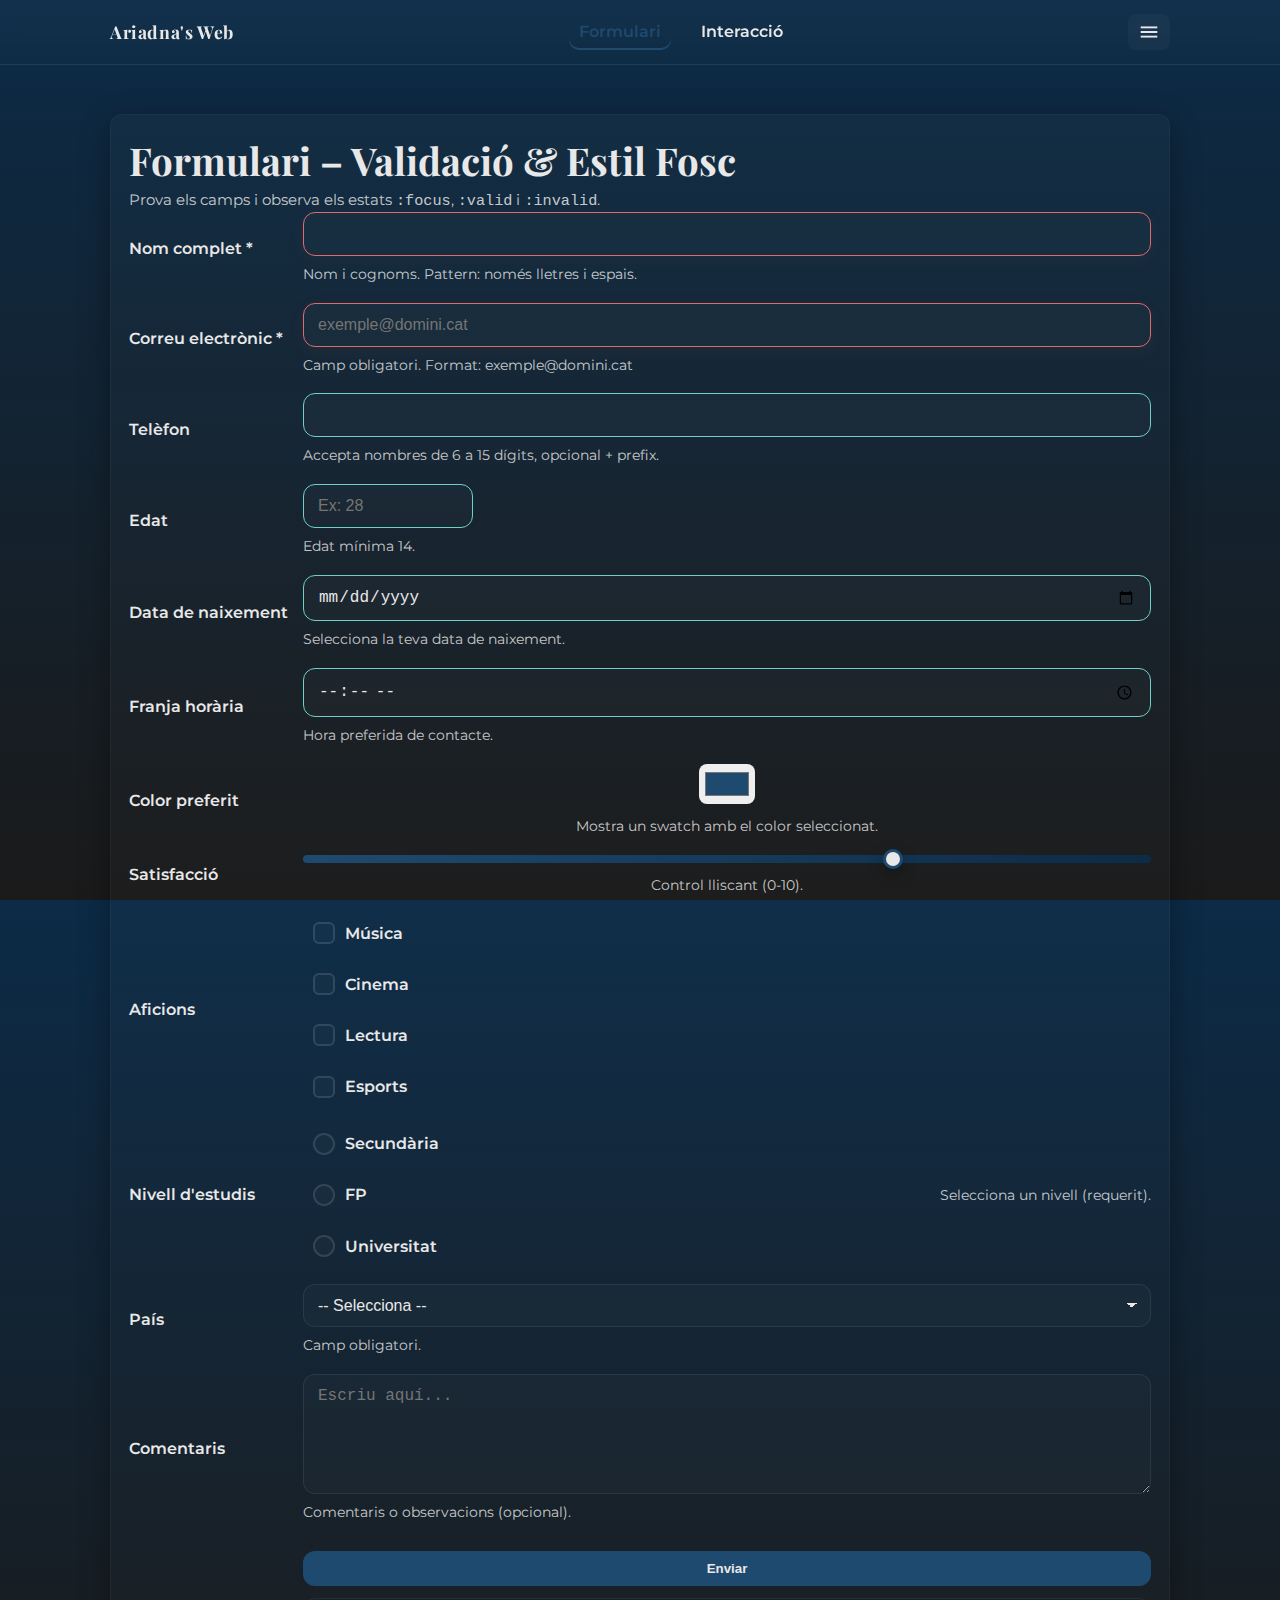
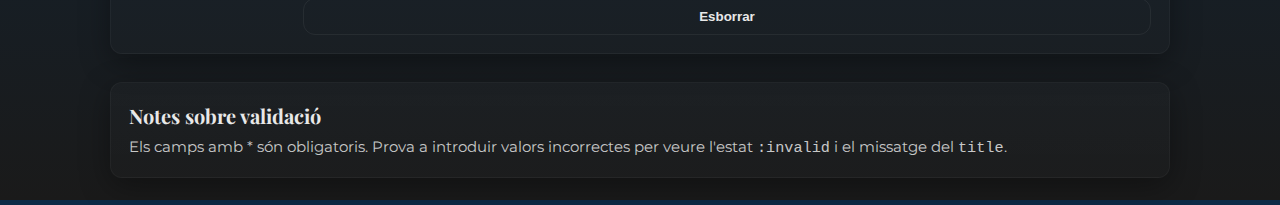
<file: index.html>
<!doctype html>
<html lang="ca">
<head>
    <meta charset="utf-8" />
    <meta name="viewport" content="width=device-width,initial-scale=1" />
    <title>Formulari</title>

    <link rel="preconnect" href="https://fonts.googleapis.com">
    <link rel="preconnect" href="https://fonts.gstatic.com" crossorigin>
    <link href="https://fonts.googleapis.com/css2?family=Montserrat:wght@300;400;600;700&display=swap" rel="stylesheet">
    <link href="https://fonts.googleapis.com/css2?family=Material+Icons+Outlined" rel="stylesheet">

    <link rel="stylesheet" href="estils.css">
</head>
<body>

    <header>
        <div class="navbar">
            <a class="brand" href="index.html">Ariadna's Web</a> 

            <nav class="main-nav" aria-label="Principal">
                <a href="index.html" class="active">Formulari</a>
                <a href="interaccio.html">Interacció</a>
            </nav>

            <input id="menu-toggle" class="menu-toggle" type="checkbox" aria-hidden="true">
            <label for="menu-toggle" class="hamburger" aria-hidden="true">
                <span class="material-icons-outlined" style="font-size:22px;color:var(--blanco)">menu</span>
            </label>

        </div>

        <div class="mobile-menu">
            <a href="index.html">Formulari</a>
            <a href="interaccio.html">Interacció</a>
        </div>
    </header>

    <main class="container">
        <section class="card">
            <h1 class="h1">Formulari – Validació & Estil Fosc</h1>
            <p class="muted">Prova els camps i observa els estats <code>:focus</code>, <code>:valid</code> i <code>:invalid</code>.</p>

            <form novalidate>
                <div class="row">
                    <label for="fullname">Nom complet *</label>
                    <div class="control">
                        <input id="fullname" name="fullname" type="text" required
                                pattern="^[A-Za-zÀ-ÖØ-öø-ÿ\s]{2,60}$"
                                title="Introdueix el teu nom i cognoms (només lletres i espais, 2-60 caràcters)">
                        <div class="helper">Nom i cognoms. Pattern: només lletres i espais.</div>
                    </div>
                </div>

                <div class="row">
                    <label for="email">Correu electrònic *</label>
                    <div class="control">
                        <input id="email" name="email" type="email" required placeholder="exemple@domini.cat">
                        <div class="helper">Camp obligatori. Format: exemple@domini.cat</div>
                    </div>
                </div>

                <div class="row">
                    <label for="phone">Telèfon</label>
                    <div class="control">
                        <input id="phone" name="phone" type="tel"
                                pattern="^\+?\d{6,15}$"
                                title="Introdueix un telèfon vàlid. Format: +34600111222 or 600111222">
                        <div class="helper">Accepta nombres de 6 a 15 dígits, opcional + prefix.</div>
                    </div>
                </div>

                <div class="row">
                    <label for="age">Edat</label>
                    <div class="control">
                        <input id="age" name="age" type="number" min="14" max="120" step="1" placeholder="Ex: 28">
                        <div class="helper">Edat mínima 14.</div>
                    </div>
                </div>

                <div class="row">
                    <label for="bday">Data de naixement</label>
                    <div class="control">
                        <input id="bday" name="bday" type="date">
                        <div class="helper">Selecciona la teva data de naixement.</div>
                    </div>
                </div>

                <div class="row">
                    <label for="hora">Franja horària</label>
                    <div class="control">
                        <input id="hora" name="hora" type="time">
                        <div class="helper">Hora preferida de contacte.</div>
                    </div>
                </div>

                <div class="row">
                    <label for="color">Color preferit</label>
                    <div class="control color-wrap">
                        <input id="color" name="color" type="color" value="#1F4A6F">
                        <div class="helper">Mostra un swatch amb el color seleccionat.</div>
                    </div>
                </div>

                <div class="row">
                    <label for="satisfaction">Satisfacció</label>
                    <div class="control range-wrap">
                        <input id="satisfaction" name="satisfaction" type="range" min="0" max="10" value="7">
                        <div class="helper">Control lliscant (0-10).</div>
                    </div>
                </div>

                <div class="row">
                    <label>Aficions</label>
                    <div class="control checkbox-group">
                        <div>
                            <input id="af1" class="checkbox" type="checkbox" name="hobby" value="music">
                            <label for="af1" class="check-label"><span class="box"></span> Música</label>
                        </div>

                        <div>
                            <input id="af2" class="checkbox" type="checkbox" name="hobby" value="cine">
                            <label for="af2" class="check-label"><span class="box"></span> Cinema</label>
                        </div>

                        <div>
                            <input id="af3" class="checkbox" type="checkbox" name="hobby" value="lectura">
                            <label for="af3" class="check-label"><span class="box"></span> Lectura</label>
                        </div>

                        <div>
                            <input id="af4" class="checkbox" type="checkbox" name="hobby" value="esports">
                            <label for="af4" class="check-label"><span class="box"></span> Esports</label>
                        </div>
                    </div>
                </div>

                <div class="row">
                    <label>Nivell d'estudis</label>
                    <div class="control radio-group">
                        <div>
                            <input id="r1" class="radio" type="radio" name="nivel" value="secundaria" required>
                            <label for="r1" class="radio-label"><span class="dot"></span> Secundària</label>
                        </div>

                        <div>
                            <input id="r2" class="radio" type="radio" name="nivel" value="fp">
                            <label for="r2" class="radio-label"><span class="dot"></span> FP</label>
                        </div>

                        <div>
                            <input id="r3" class="radio" type="radio" name="nivel" value="universitat">
                            <label for="r3" class="radio-label"><span class="dot"></span> Universitat</label>
                        </div>
                    </div>
                    <div class="helper">Selecciona un nivell (requerit).</div>
                </div>

                <div class="row">
                    <label for="pais">País</label>
                    <div class="control">
                        <select id="pais" name="pais" required>
                            <option value="">-- Selecciona --</option>
                            <option value="es">Espanya</option>
                            <option value="fr">França</option>
                            <option value="uk">Regne Unit</option>
                            <option value="other">Altres</option>
                        </select>
                        <div class="helper">Camp obligatori.</div>
                    </div>
                </div>

                <div class="row">
                    <label for="coment">Comentaris</label>
                    <div class="control">
                        <textarea id="coment" name="coment" placeholder="Escriu aquí..."></textarea>
                        <div class="helper">Comentaris o observacions (opcional).</div>
                    </div>
                </div>

                <div class="row">
                    <label></label>
                    <div class="control btn-row">
                        <input type="submit" value="Enviar">
                        <input type="reset" value="Esborrar">
                    </div>
                </div>

            </form>
        </section>

        <section class="card">
            <h2 class="h2">Notes sobre validació</h2>
            <p class="muted">Els camps amb * són obligatoris. Prova a introduir valors incorrectes per veure l'estat <code>:invalid</code> i el missatge del <code>title</code>.</p>
        </section>
    </main>

</body>
</html>
</file>
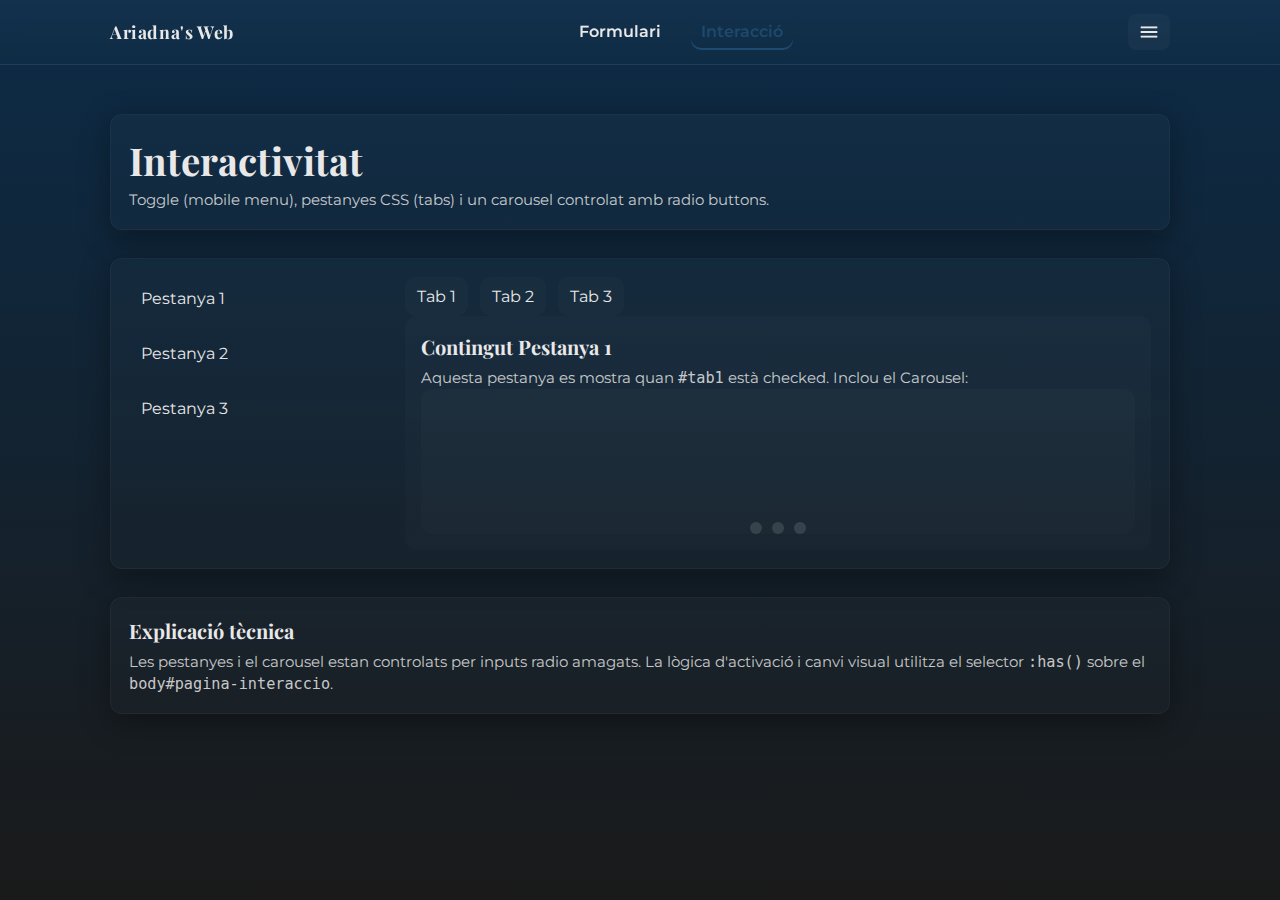
<file: interaccio.html>
<!doctype html>
<html lang="ca">
<head>
    <meta charset="utf-8" />
    <meta name="viewport" content="width=device-width,initial-scale=1" />
    <title>Interacció</title>

    <link rel="preconnect" href="https://fonts.googleapis.com">
    <link rel="preconnect" href="https://fonts.gstatic.com" crossorigin>
    <link href="https://fonts.googleapis.com/css2?family=Montserrat:wght@300;400;600;700&display=swap" rel="stylesheet">
    <link href="https://fonts.googleapis.com/css2?family=Material+Icons+Outlined" rel="stylesheet">

    <link rel="stylesheet" href="estils.css">
</head>
<body id="pagina-interaccio">

    <header>
        <div class="navbar">
            <a class="brand" href="index.html">Ariadna's Web</a>

            <nav class="main-nav" aria-label="Principal">
                <a href="index.html">Formulari</a>
                <a href="interaccio.html" class="active">Interacció</a>
            </nav>

            <input id="menu-toggle" class="menu-toggle" type="checkbox" aria-hidden="true">
            <label for="menu-toggle" class="hamburger" aria-hidden="true">
                <span class="material-icons-outlined" style="font-size:22px;color:var(--blanco)">menu</span>
            </label>
        </div>

        <div class="mobile-menu">
            <a href="index.html">Formulari</a>
            <a href="interaccio.html">Interacció</a>
        </div>
    </header>

    <main class="container">

        <section class="card">
            <h1 class="h1">Interactivitat</h1>
            <p class="muted">Toggle (mobile menu), pestanyes CSS (tabs) i un carousel controlat amb radio buttons.</p>
        </section>

        <section class="card inter-wrap">

            <aside class="side-menu" aria-hidden="false">
                <label for="tab1" class="side-item">Pestanya 1</label>
                <label for="tab2" class="side-item">Pestanya 2</label>
                <label for="tab3" class="side-item">Pestanya 3</label>
            </aside>

            <div style="flex:1; display:flex; flex-direction:column; gap:18px;">

                <div>
                    <input id="tab1" type="radio" name="tabs" checked class="checkbox" />
                    <input id="tab2" type="radio" name="tabs" class="checkbox" />
                    <input id="tab3" type="radio" name="tabs" class="checkbox" />

                    <div class="tabs" role="tablist" aria-label="Pestanyes">
                        <label for="tab1">Tab 1</label>
                        <label for="tab2">Tab 2</label>
                        <label for="tab3">Tab 3</label>
                    </div>

                    <div class="tab-content content-1">
                        <h3 class="h2">Contingut Pestanya 1</h3>
                        <p class="muted">Aquesta pestanya es mostra quan <code>#tab1</code> està checked. Inclou el Carousel:</p>

                        <div class="carousel">
                            <input id="c1" class="checkbox" type="radio" name="carousel" checked>
                            <input id="c2" class="checkbox" type="radio" name="carousel">
                            <input id="c3" class="checkbox" type="radio" name="carousel">

                            <div class="carousel-track">
                                <div class="slide">
                                    <div style="text-align:center;">
                                        <h3>Slide 1</h3>
                                        <p class="muted">Contingut del primer slide.</p>
                                    </div>
                                </div>

                                <div class="slide">
                                    <div style="text-align:center;">
                                        <h3>Slide 2</h3>
                                        <p class="muted">Contingut del segon slide.</p>
                                    </div>
                                </div>

                                <div class="slide">
                                    <div style="text-align:center;">
                                        <h3>Slide 3</h3>
                                        <p class="muted">Contingut del tercer slide.</p>
                                    </div>
                                </div>
                            </div>

                            <div class="carousel-indicators" aria-hidden="false">
                                <label for="c1"></label>
                                <label for="c2"></label>
                                <label for="c3"></label>
                            </div>
                        </div>
                    </div>

                    <div class="tab-content content-2">
                        <h3 class="h2">Contingut Pestanya 2</h3>
                        <p class="muted">Aquest contingut només apareix amb <code>#tab2:checked</code>.</p>
                        <p>Exemples d'interacció: labels que actuen com a botons i mostren/oculten estats mitjançant <code>:checked</code> i selectors avançats.</p>
                    </div>

                    <div class="tab-content content-3">
                        <h3 class="h2">Contingut Pestanya 3</h3>
                        <p class="muted">Aquest és el tercer contingut; pots controlar-lo amb el radio corresponent.</p>
                    </div>
                </div>

            </div>
        </section>

        <section class="card">
            <h2 class="h2">Explicació tècnica</h2>
            <p class="muted">Les pestanyes i el carousel estan controlats per inputs radio amagats. La lògica d'activació i canvi visual utilitza el selector <code>:has()</code> sobre el <code>body#pagina-interaccio</code>.</p>
        </section>

    </main>

</body>
</html>
</file>
<file: estils.css>
/* estils.css
   Paleta: Blau Profund #0C2B47, Cian #1F4A6F, Negro #1A1A1A, Blanco Roto #E8E8E8
   Fonts: Playfair Display (títulos) + Montserrat (cuerpo)
   Flexbox layout, sin JS, transiciones, animaciones, :has() usage
*/

/* ---------- Fonts & reset ---------- */
@import url("https://fonts.googleapis.com/css2?family=Playfair+Display:wght@400;600;800&family=Montserrat:wght@300;400;600;700&display=swap");
@import url("https://fonts.googleapis.com/css2?family=Material+Icons+Outlined");

:root{
  --azul: #0C2B47;
  --cian: #1F4A6F;
  --negro: #1A1A1A;
  --blanco: #E8E8E8;

  --glass: rgba(255,255,255,0.06);
  --glass-2: rgba(255,255,255,0.03);

  --radius: 14px;
  --gap: 18px;
  --tran: 0.28s cubic-bezier(.2,.9,.2,1);
  --maxw: 1100px;
}

*{box-sizing:border-box;margin:0;padding:0}
html,body{height:100%}
body{
  font-family: "Montserrat", system-ui, sans-serif;
  background: linear-gradient(180deg,var(--azul) 0%, var(--negro) 100%);
  color: var(--blanco);
  -webkit-font-smoothing:antialiased;
  -moz-osx-font-smoothing:grayscale;
  padding-top:86px; /* espacio para navbar sticky */
  line-height:1.45;
}

/* ---------- NAVBAR (glass, sticky) ---------- */
header{
  position:fixed; inset-inline:0; top:0; z-index:120;
  background: linear-gradient(180deg, rgba(255,255,255,0.03), rgba(255,255,255,0.01));
  backdrop-filter: blur(10px);
  border-bottom: 1px solid rgba(255,255,255,0.06);
}
.navbar{
  max-width:var(--maxw);
  margin:0 auto;
  display:flex;
  align-items:center;
  justify-content:space-between;
  gap:16px;
  padding:14px 20px;
}
.brand{
  font-family: "Playfair Display", serif;
  font-weight:700;
  color:var(--blanco);
  text-decoration:none;
  letter-spacing:0.6px;
  font-size:1.1rem;
}
.main-nav{ display:flex; gap:20px; align-items:center; }

/* desktop links */
.main-nav a{
  color:var(--blanco);
  text-decoration:none;
  padding:6px 10px;
  border-radius:10px;
  font-weight:600;
  transition: color .22s ease, letter-spacing .22s ease, transform .18s ease;
}
.main-nav a:hover{ color:var(--cian); transform: translateY(-3px); }
.main-nav a.active{ color:var(--cian); box-shadow: inset 0 -2px 0 var(--cian); }

/* small-screen hamburger (uses checkbox) */
.menu-toggle{ display:none; }

/* mobile menu overlay */
.mobile-menu{
  display:none;
  position:absolute;
  inset-inline:0;
  top:64px;
  background: linear-gradient(180deg, rgba(12,43,71,0.96), rgba(12,43,71,0.98));
  padding:18px 20px;
  border-top:1px solid rgba(255,255,255,0.04);
}

/* show mobile menu when checkbox checked */
#menu-toggle:checked ~ .mobile-menu{ display:flex; flex-direction:column; gap:12px; }

/* ---------- UTIL CONTAINER ---------- */
.container{
  max-width:var(--maxw);
  margin:0 auto;
  padding:28px 20px;
  display:flex;
  flex-direction:column;
  gap:28px;
}

/* ---------- COMMON UI ---------- */
.card{
  background: linear-gradient(180deg, rgba(255,255,255,0.02), rgba(255,255,255,0.01));
  border:1px solid rgba(255,255,255,0.04);
  border-radius:12px;
  padding:18px;
  box-shadow: 0 8px 30px rgba(0,0,0,0.35);
}

/* headings */
.h1{ font-family: "Playfair Display", serif; font-size: clamp(1.6rem, 3vw, 2.6rem); color:var(--blanco); }
.h2{ font-family: "Playfair Display", serif; font-size: 1.25rem; color:var(--blanco); margin-bottom:6px; }

/* small muted */
.muted{ color: rgba(232,232,232,0.85); font-size:0.95rem; }

/* ---------- FORM (index.html) ---------- */
form {
  display:flex;
  flex-direction:column;
  gap:18px;
}

/* form row flex (label + control) */
.row{
  display:flex;
  gap:14px;
  align-items:center;
  flex-wrap:wrap;
}

/* label column */
.row label{
  min-width:160px;
  max-width:220px;
  color:var(--blanco);
  font-weight:600;
}

/* control column */
.control{
  flex:1;
  display:flex;
  flex-direction:column;
  gap:8px;
}

/* base input styles */
input[type="text"],
input[type="email"],
input[type="tel"],
input[type="number"],
input[type="date"],
input[type="time"],
select,
textarea {
  width:100%;
  padding:12px 14px;
  border-radius:12px;
  border:1px solid rgba(255,255,255,0.08);
  background: rgba(255,255,255,0.02);
  color:var(--blanco);
  font-size:1rem;
  transition: box-shadow var(--tran), transform var(--tran), border-color var(--tran);
  outline: none;
}

/* focus animated */
input:focus,
select:focus,
textarea:focus {
  box-shadow: 0 10px 30px rgba(12,43,71,0.45);
  border-color: var(--cian);
  transform: translateY(-2px);
}

/* :required, :valid, :invalid */
input:required { box-shadow: 0 0 0 3px rgba(31,74,111,0.03) inset; }
input:valid { border-color: #6fd0c9; }
input:invalid { border-color: #e06b6b; box-shadow: 0 4px 18px rgba(224,107,107,0.06); }

/* textarea */
textarea { min-height:120px; resize:vertical; }

/* number input small */
input[type="number"] { max-width:170px; }

/* color input custom small swatch look */
.color-wrap{ display:flex; align-items:center; gap:12px; }
input[type="color"]{ width:56px; height:40px; padding:4px; border-radius:8px; border:none; }

/* range custom */
.range-wrap{ display:flex; align-items:center; gap:12px; }
input[type="range"]{
  -webkit-appearance:none; appearance:none;
  width:100%;
  height:8px;
  background: linear-gradient(90deg,var(--cian), var(--azul));
  border-radius:8px;
  outline:none;
  transition: filter .18s ease;
}
input[type="range"]::-webkit-slider-thumb{
  -webkit-appearance:none;
  width:20px; height:20px; border-radius:50%;
  background:var(--blanco);
  border:3px solid var(--cian);
  box-shadow:0 6px 16px rgba(0,0,0,0.3);
  transition: transform .12s ease;
}
input[type="range"]:active::-webkit-slider-thumb{ transform: scale(1.06); }

/* ---------- CHECKBOXES Y RADIOS PERSONALIZADOS ---------- */
/* escondemos el input visualmente pero accesible */
.checkbox, .radio { position: absolute; opacity:0; width:1px; height:1px; pointer-events:none; }

/* estilos de los labels actuando como controles */
.check-label, .radio-label{
  display:inline-flex;
  align-items:center;
  gap:10px;
  cursor:pointer;
  user-select:none;
  padding:8px 10px;
  border-radius:10px;
  transition: background var(--tran), transform .15s ease;
}

/* custom box / circle */
.check-label .box,
.radio-label .dot{
  width:22px; height:22px; border-radius:6px;
  display:inline-block; position:relative; flex-shrink:0;
  border:2px solid rgba(255,255,255,0.12);
  background: rgba(255,255,255,0.02);
  transition: background var(--tran), border-color var(--tran), box-shadow var(--tran);
}

/* radio circle style */
.radio-label .dot{ border-radius:50%; }

/* checked states using sibling selector */
.checkbox:checked + .check-label{ background: rgba(31,74,111,0.12); transform: translateY(-2px); }
.checkbox:checked + .check-label .box{
  background: linear-gradient(180deg, var(--cian), var(--azul));
  border-color: var(--cian);
  box-shadow: 0 8px 20px rgba(31,74,111,0.28);
}
.checkbox:checked + .check-label .box::after{
  content:"";
  position:absolute; inset:5px 6px; background:transparent;
  border-left:3px solid white; border-bottom:3px solid white;
  transform: rotate(-45deg);
}

/* radio checked */
.radio:checked + .radio-label{ background: rgba(31,74,111,0.12); transform: translateY(-2px); }
.radio:checked + .radio-label .dot{
  background: linear-gradient(180deg, var(--cian), var(--azul));
  border-color: var(--cian);
  box-shadow: 0 8px 20px rgba(31,74,111,0.28);
}
.radio:checked + .radio-label .dot::after{
  content:""; position:absolute; left:6px; top:6px; width:8px; height:8px;
  background:white; border-radius:50%;
}

/* container for checkboxes group */
.checkbox-group, .radio-group{ display:flex; gap:12px; flex-wrap:wrap; }

/* ---------- SELECT CUSTOM (simple) ---------- */
select{
  appearance:none; -webkit-appearance:none; -moz-appearance:none;
  background-image: linear-gradient(45deg, transparent 50%, var(--blanco) 50%), linear-gradient(135deg, var(--blanco) 50%, transparent 50%);
  background-position: calc(100% - 18px) calc(1em + 2px), calc(100% - 13px) calc(1em + 2px);
  background-size: 5px 5px, 5px 5px;
  background-repeat: no-repeat;
  padding-right:40px;
}

/* ---------- BUTTONS ---------- */
.btn-row{ display:flex; gap:12px; margin-top:10px; }
button, input[type="submit"], input[type="reset"]{
  padding:10px 14px; border-radius:12px; border:none; cursor:pointer;
  font-weight:700; background:var(--cian); color:var(--blanco); transition: transform var(--tran), box-shadow var(--tran);
}
button:hover, input[type="submit"]:hover { transform: translateY(-4px); box-shadow:0 14px 36px rgba(0,0,0,0.35); }
input[type="reset"]{ background: transparent; color:var(--blanco); border:1px solid rgba(255,255,255,0.06); }

/* ---------- VALIDATIONS example (pattern titles) ---------- */
/* name: only letters and spaces (2-60 chars) */
input[name="fullname"]{ placeholder: "Nom i Cognoms"; }

/* phone pattern example (international-ish) */
input[name="phone"]{ placeholder: "+34 600 000 000"; }

/* show small helper text */
.helper{ font-size:0.9rem; color: rgba(232,232,232,0.85); }

/* ---------- INTERACCIONS (interaccio.html) ---------- */
#pagina-interaccio{ padding-bottom:60px; }

/* sticky left nav (desktop) + hamburger mobile */
.inter-wrap{ display:flex; gap:26px; align-items:flex-start; }

/* side menu (desktop) */
.side-menu{
  width:250px; min-width:200px; display:flex; flex-direction:column; gap:12px;
  position:sticky; top:96px;
}

/* menu buttons look like labels */
.side-menu label, .side-menu a{
  display:flex; align-items:center; gap:12px; padding:10px 12px; border-radius:10px;
  text-decoration:none; color:var(--blanco); cursor:pointer;
  transition: background var(--tran), transform .12s ease;
}
.side-menu label:hover, .side-menu a:hover{ transform: translateY(-3px); background: rgba(255,255,255,0.03); }

/* MOBILE: hamburger visible under 820px */
.hamburger{
  display:none;
  width:42px; height:36px; border-radius:8px; background:rgba(255,255,255,0.03); display:flex; align-items:center; justify-content:center;
  cursor:pointer;
}

/* tabs (radio-controlled) */
.tabs{ display:flex; gap:12px; flex-wrap:wrap; }
.tabs label{
  padding:8px 12px; border-radius:10px; background:rgba(255,255,255,0.02); cursor:pointer; transition: var(--tran);
}
.tab-content{ display:none; padding:16px; border-radius:12px; background: linear-gradient(180deg, rgba(255,255,255,0.02), rgba(255,255,255,0.01)); }

/* show content when respective radio checked using :has on body */
#pagina-interaccio:has(#tab1:checked) .content-1{ display:block; }
#pagina-interaccio:has(#tab2:checked) .content-2{ display:block; }
#pagina-interaccio:has(#tab3:checked) .content-3{ display:block; }

/* ---------- CAROUSEL (radio buttons) ---------- */
.carousel{
  width:100%;
  position:relative;
  overflow:hidden;
  border-radius:12px;
  background: linear-gradient(180deg, rgba(255,255,255,0.02), rgba(255,255,255,0.01));
}
.carousel-track{
  display:flex;
  transition: transform .6s cubic-bezier(.22,.9,.3,1);
  width:300%;
}
/* each slide */
.slide{ flex:1 0 100%; padding:36px; display:flex; align-items:center; justify-content:center; gap:16px; }

/* radio inputs control transform using :has cascade */
#pagina-interaccio:has(#c1:checked) .carousel-track{ transform: translateX(0%); }
#pagina-interaccio:has(#c2:checked) .carousel-track{ transform: translateX(-100%); }
#pagina-interaccio:has(#c3:checked) .carousel-track{ transform: translateX(-200%); }

/* small indicators (label as controls) */
.carousel-indicators{ display:flex; gap:10px; justify-content:center; margin-top:12px; }
.carousel-indicators label{
  width:12px; height:12px; border-radius:50%; background:rgba(255,255,255,0.12); cursor:pointer;
}
#c1:checked + label[for="c1"],
#c2:checked + label[for="c2"],
#c3:checked + label[for="c3"]{
  background: linear-gradient(180deg, var(--cian), var(--azul));
  box-shadow: 0 8px 20px rgba(0,0,0,0.35);
}

/* ---------- responsive ---------- */
@media (max-width: 820px){
  .navbar{ padding:12px 16px; }
  .main-nav{ display:none; }
  .hamburger{ display:flex; }
  .mobile-menu{ display:none; } /* shown with checkbox as earlier */

  .container{ padding:18px; }
  .inter-wrap{ flex-direction:column; }
  .side-menu{ position:static; width:100%; display:flex; flex-direction:row; overflow:auto; padding-bottom:8px; }
  .side-menu label { white-space:nowrap; }

  .carousel-track{ flex-direction:column; width:100%; }
  .slide{ padding:22px; }
}
</file>
